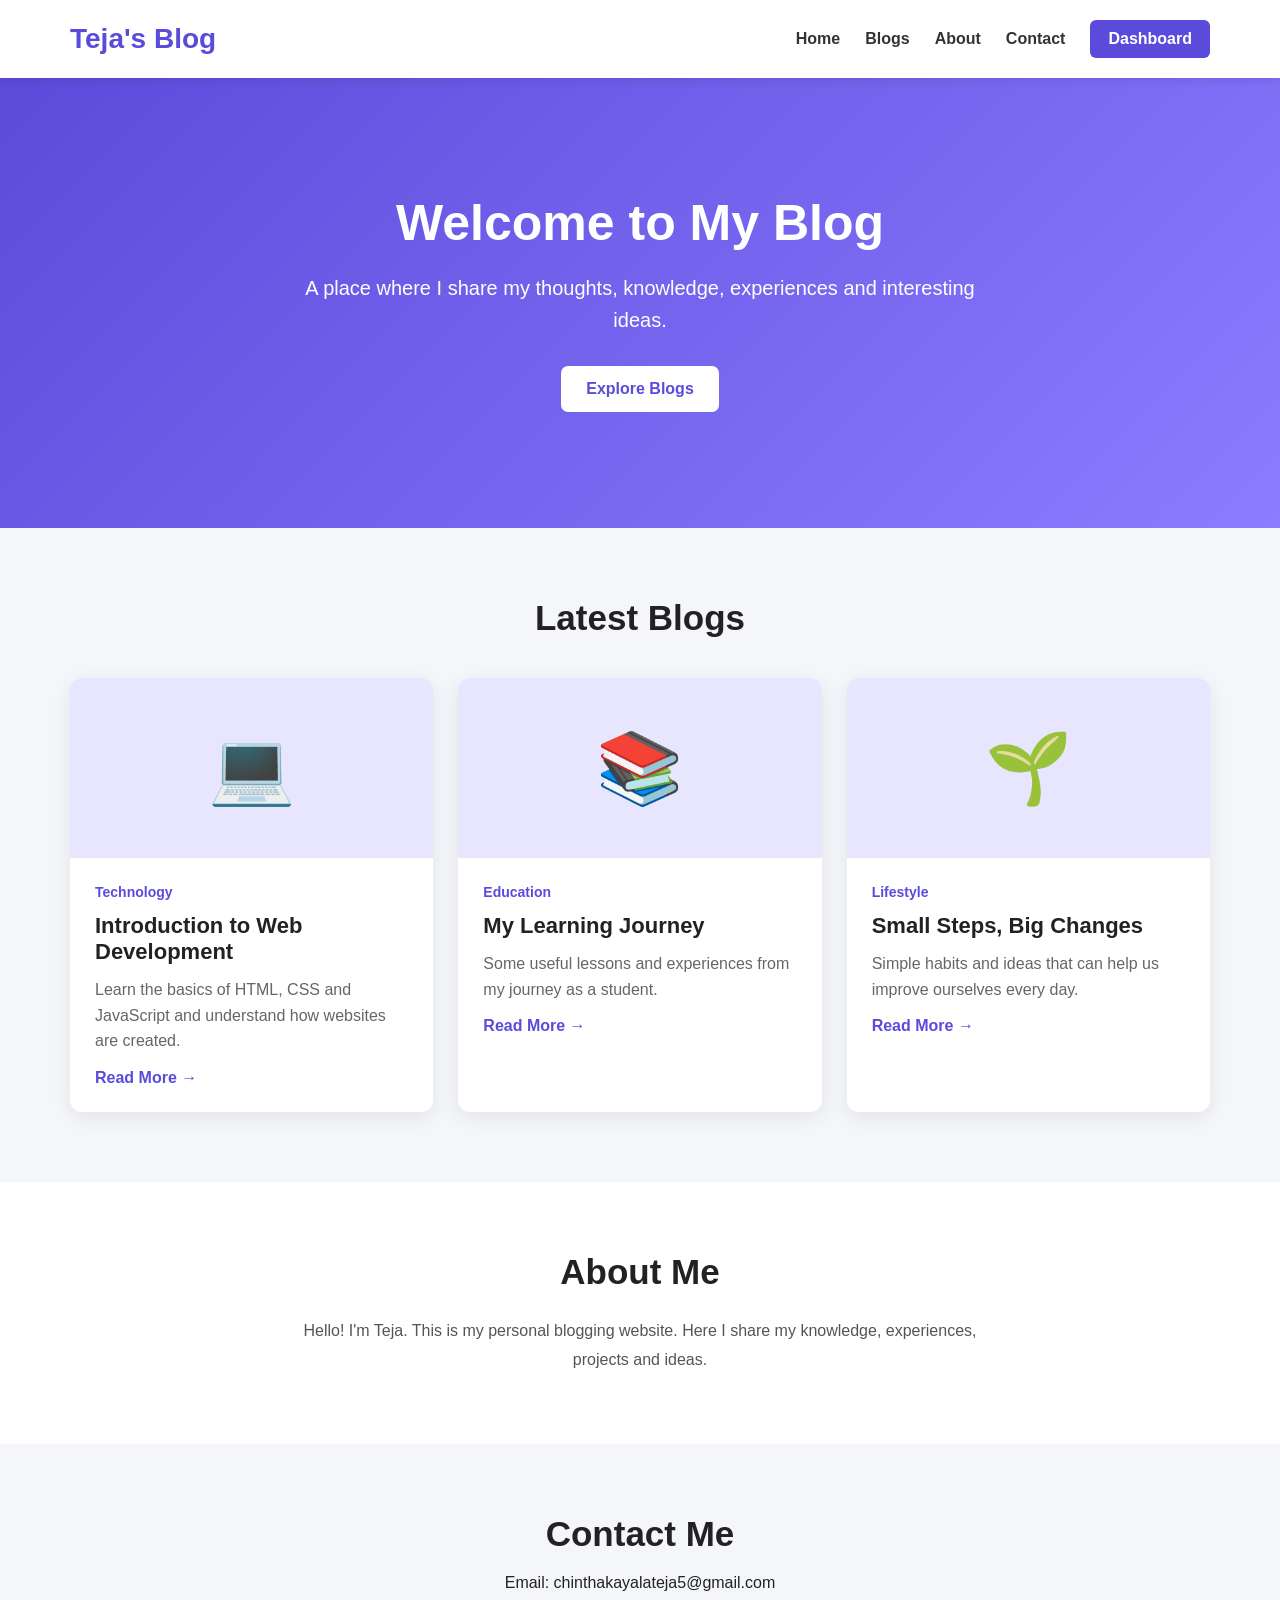
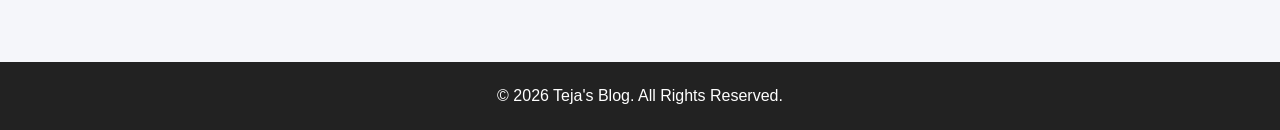
<file: index.html>
<!DOCTYPE html>
<html lang="en">

<head>
    <meta charset="UTF-8">
    <meta name="viewport" content="width=device-width, initial-scale=1.0">

    <title>Teja's Blog</title>

    <style>

        * {
            margin: 0;
            padding: 0;
            box-sizing: border-box;
        }

        body {
            font-family: Arial, sans-serif;
            background: #f5f6fa;
            color: #222;
        }

        /* Navigation */

        header {
            background: white;
            box-shadow: 0 2px 10px rgba(0,0,0,0.1);
            position: sticky;
            top: 0;
            z-index: 100;
        }

        .navbar {
            max-width: 1200px;
            margin: auto;
            padding: 20px 30px;

            display: flex;
            justify-content: space-between;
            align-items: center;
        }

        .logo {
            color: #5b4bdb;
            font-size: 28px;
        }

        .nav-links {
            display: flex;
            gap: 25px;
            align-items: center;
        }

        .nav-links a {
            text-decoration: none;
            color: #333;
            font-weight: bold;
        }

        .nav-links a:hover {
            color: #5b4bdb;
        }

        .dashboard-btn {
            background: #5b4bdb;
            color: white !important;
            padding: 10px 18px;
            border-radius: 6px;
        }

        /* Hero */

        .hero {
            min-height: 450px;

            display: flex;
            justify-content: center;
            align-items: center;

            text-align: center;

            background: linear-gradient(135deg, #5b4bdb, #8c7cff);

            color: white;
            padding: 40px 20px;
        }

        .hero-content {
            max-width: 700px;
        }

        .hero h2 {
            font-size: 50px;
            margin-bottom: 20px;
        }

        .hero p {
            font-size: 20px;
            line-height: 1.6;
            margin-bottom: 30px;
        }

        .read-btn {
            display: inline-block;

            background: white;
            color: #5b4bdb;

            padding: 14px 25px;

            border-radius: 7px;

            text-decoration: none;
            font-weight: bold;
        }

        /* Blogs */

        .blogs {
            max-width: 1200px;
            margin: auto;
            padding: 70px 30px;
        }

        .blogs h2 {
            text-align: center;
            font-size: 35px;
            margin-bottom: 40px;
        }

        .blog-container {
            display: grid;

            grid-template-columns: repeat(3, 1fr);

            gap: 25px;
        }

        .blog-card {
            background: white;

            border-radius: 12px;

            overflow: hidden;

            box-shadow: 0 5px 20px rgba(0,0,0,0.08);

            transition: 0.3s;
        }

        .blog-card:hover {
            transform: translateY(-8px);
        }

        .blog-image {
            height: 180px;

            background: #e8e5ff;

            display: flex;
            justify-content: center;
            align-items: center;
        }

        .blog-image span {
            font-size: 70px;
        }

        .blog-content {
            padding: 25px;
        }

        .category {
            color: #5b4bdb;
            font-weight: bold;
            font-size: 14px;
        }

        .blog-content h3 {
            margin: 12px 0;
            font-size: 22px;
        }

        .blog-content p {
            color: #666;
            line-height: 1.6;
        }

        .read-more {
            display: inline-block;

            margin-top: 15px;

            color: #5b4bdb;

            text-decoration: none;

            font-weight: bold;
        }

        /* About */

        .about {
            background: white;
            padding: 70px 30px;
            text-align: center;
        }

        .about h2 {
            font-size: 35px;
            margin-bottom: 25px;
        }

        .about p {
            max-width: 700px;
            margin: auto;

            line-height: 1.8;

            color: #555;
        }

        /* Contact */

        .contact {
            padding: 70px 30px;
            text-align: center;
        }

        .contact h2 {
            font-size: 35px;
            margin-bottom: 20px;
        }

        /* Footer */

        footer {
            background: #222;
            color: white;

            text-align: center;

            padding: 25px;
        }

        /* Mobile */

        @media (max-width: 768px) {

            .navbar {
                flex-direction: column;
                gap: 15px;
            }

            .nav-links {
                flex-wrap: wrap;
                justify-content: center;
            }

            .hero h2 {
                font-size: 36px;
            }

            .blog-container {
                grid-template-columns: 1fr;
            }
        }

    </style>

</head>

<body>

    <!-- Navigation -->

    <header>

        <nav class="navbar">

            <h1 class="logo">
                Teja's Blog
            </h1>

            <div class="nav-links">

                <a href="#home">Home</a>

                <a href="#blogs">Blogs</a>

                <a href="#about">About</a>

                <a href="#contact">Contact</a>

                <a href="login.html" class="dashboard-btn">
                    Dashboard
                </a>

            </div>

        </nav>

    </header>


    <!-- Hero -->

    <section class="hero" id="home">

        <div class="hero-content">

            <h2>
                Welcome to My Blog
            </h2>

            <p>
                A place where I share my thoughts,
                knowledge, experiences and interesting ideas.
            </p>

            <a href="#blogs" class="read-btn">
                Explore Blogs
            </a>

        </div>

    </section>


    <!-- Blogs -->

    <section class="blogs" id="blogs">

        <h2>
            Latest Blogs
        </h2>

        <div class="blog-container" id="homePosts">


            <!-- Blog 1 -->

            <div class="blog-card">

                <div class="blog-image">
                    <span>💻</span>
                </div>

                <div class="blog-content">

                    <span class="category">
                        Technology
                    </span>

                    <h3>
                        Introduction to Web Development
                    </h3>

                    <p>
                        Learn the basics of HTML, CSS and JavaScript
                        and understand how websites are created.
                    </p>

                    <a href="#" class="read-more">
                        Read More →
                    </a>

                </div>

            </div>


            <!-- Blog 2 -->

            <div class="blog-card">

                <div class="blog-image">
                    <span>📚</span>
                </div>

                <div class="blog-content">

                    <span class="category">
                        Education
                    </span>

                    <h3>
                        My Learning Journey
                    </h3>

                    <p>
                        Some useful lessons and experiences
                        from my journey as a student.
                    </p>

                    <a href="#" class="read-more">
                        Read More →
                    </a>

                </div>

            </div>


            <!-- Blog 3 -->

            <div class="blog-card">

                <div class="blog-image">
                    <span>🌱</span>
                </div>

                <div class="blog-content">

                    <span class="category">
                        Lifestyle
                    </span>

                    <h3>
                        Small Steps, Big Changes
                    </h3>

                    <p>
                        Simple habits and ideas that can help
                        us improve ourselves every day.
                    </p>

                    <a href="#" class="read-more">
                        Read More →
                    </a>

                </div>

            </div>

        </div>

    </section>


    <!-- About -->

    <section class="about" id="about">

        <h2>
            About Me
        </h2>

        <p>
            Hello! I'm Teja. This is my personal blogging website.
            Here I share my knowledge, experiences, projects and ideas.
        </p>

    </section>


    <!-- Contact -->

    <section class="contact" id="contact">

        <h2>
            Contact Me
        </h2>

        <p>
            Email: chinthakayalateja5@gmail.com
        </p>

    </section>


    <!-- Footer -->

    <footer>

        <p>
            © 2026 Teja's Blog. All Rights Reserved.
        </p>

    </footer>


    <script>

        <script>
const homePosts = document.getElementById("homePosts");

function escapeHTML(text) {
    const div = document.createElement("div");
    div.textContent = text;
    return div.innerHTML;
}

function loadHomePosts() {
    const savedPosts = localStorage.getItem("tejaPosts");

    if (!savedPosts) {
        homePosts.innerHTML = "<p>No blogs published yet.</p>";
        return;
    }

    const posts = JSON.parse(savedPosts);

    if (posts.length === 0) {
        homePosts.innerHTML = "<p>No blogs published yet.</p>";
        return;
    }

    homePosts.innerHTML = "";

    posts.forEach(function(post) {

        const card = document.createElement("div");

        card.className = "blog-card";

        card.innerHTML = `
            <div class="blog-image">
                <span>📝</span>
            </div>

            <div class="blog-content">

                <span class="category">
                    ${escapeHTML(post.category)}
                </span>

                <h3>
                    ${escapeHTML(post.title)}
                </h3>

                <p>
                    ${escapeHTML(post.content)}
                </p>

                <a href="#" class="read-more">
                    Read More →
                </a>

            </div>
        `;

        homePosts.appendChild(card);
    });
}

loadHomePosts();
</script>

    </script>

</body>

</html>
</file>
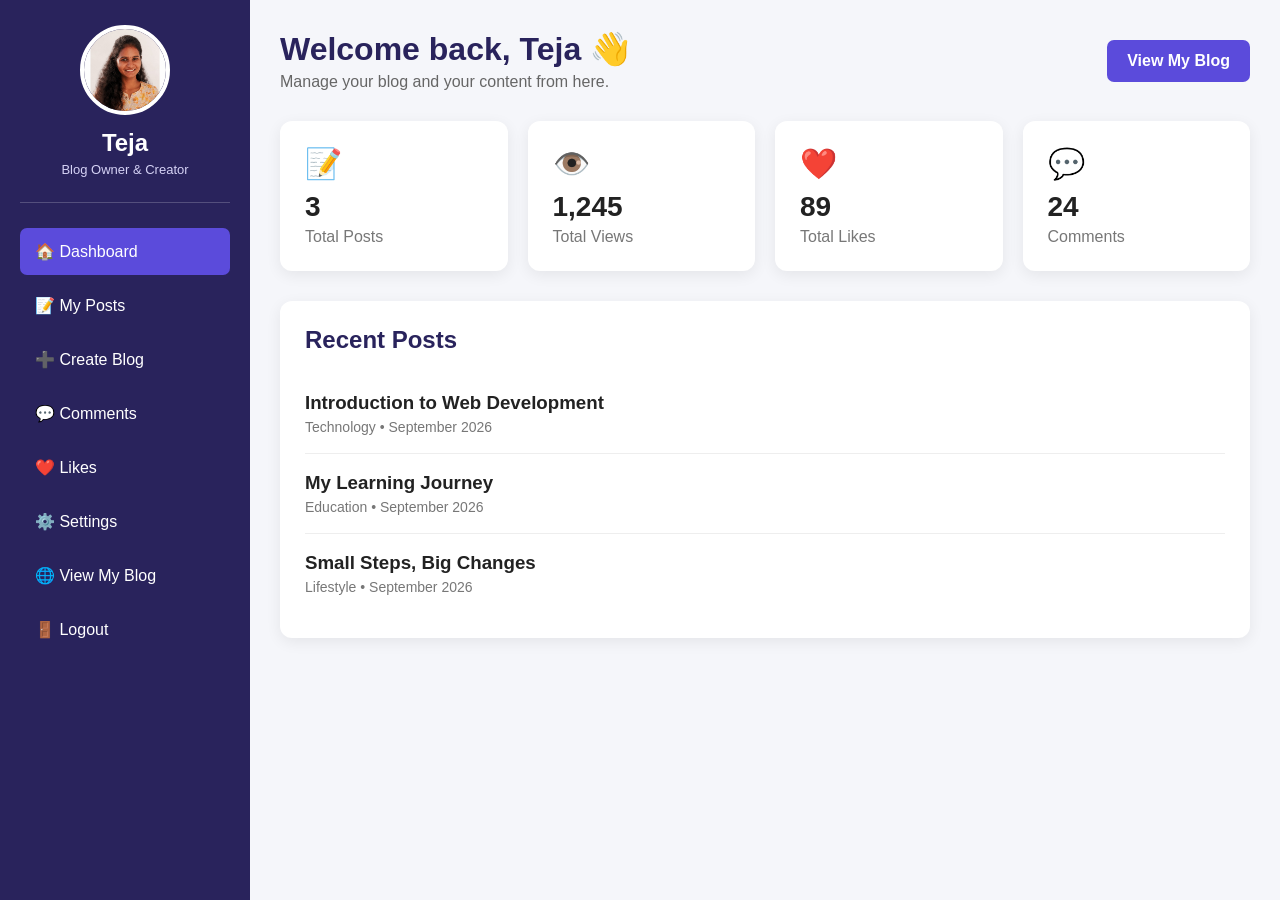
<file: Dashboard.html>
<!DOCTYPE html>
<html lang="en">

<head>

    <meta charset="UTF-8">

    <meta name="viewport" content="width=device-width, initial-scale=1.0">

    <title>Teja's Dashboard</title>

    <style>

        * {
            margin: 0;
            padding: 0;
            box-sizing: border-box;
        }

        body {
            font-family: Arial, sans-serif;
            background: #f5f6fa;
            color: #222;
        }

        /* SIDEBAR */

        .sidebar {
            width: 250px;
            height: 100vh;

            position: fixed;
            left: 0;
            top: 0;

            background: #29235c;
            color: white;

            padding: 25px 20px;
        }

        .profile {
            text-align: center;

            padding-bottom: 25px;

            border-bottom: 1px solid rgba(255,255,255,0.2);
        }

        .profile img {
            width: 90px;
            height: 90px;

            border-radius: 50%;

            object-fit: cover;

            border: 4px solid white;

            margin-bottom: 10px;
        }

        .profile h2 {
            margin-bottom: 5px;
        }

        .profile p {
            color: #d5d2f5;
            font-size: 13px;
        }

        .menu {
            margin-top: 25px;
        }

        .menu a {
            display: block;

            padding: 14px 15px;

            margin-bottom: 7px;

            border-radius: 7px;

            color: white;

            text-decoration: none;

            cursor: pointer;
        }

        .menu a:hover,
        .menu a.active {
            background: #5b4bdb;
        }


        /* MAIN */

        .main {
            margin-left: 250px;

            padding: 30px;
        }


        .topbar {
            display: flex;

            justify-content: space-between;

            align-items: center;

            margin-bottom: 30px;
        }

        .topbar h1 {
            color: #29235c;
        }

        .topbar p {
            margin-top: 5px;

            color: #666;
        }

        .view-blog {
            background: #5b4bdb;

            color: white;

            padding: 12px 20px;

            border-radius: 7px;

            text-decoration: none;

            font-weight: bold;
        }


        /* PAGE */

        .page {
            display: none;
        }

        .page.active {
            display: block;
        }


        /* STATISTICS */

        .stats {
            display: grid;

            grid-template-columns: repeat(4, 1fr);

            gap: 20px;

            margin-bottom: 30px;
        }

        .stat-card {
            background: white;

            padding: 25px;

            border-radius: 12px;

            box-shadow: 0 4px 15px rgba(0,0,0,0.07);
        }

        .stat-card .icon {
            font-size: 30px;
        }

        .stat-card h3 {
            font-size: 28px;

            margin: 10px 0 5px;
        }

        .stat-card p {
            color: #777;
        }


        /* BOX */

        .box {
            background: white;

            padding: 25px;

            border-radius: 12px;

            box-shadow: 0 4px 15px rgba(0,0,0,0.07);

            margin-bottom: 25px;
        }

        .box h2 {
            color: #29235c;

            margin-bottom: 20px;
        }


        /* POSTS */

        .post {
            display: flex;

            justify-content: space-between;

            align-items: center;

            padding: 18px 0;

            border-bottom: 1px solid #eee;
        }

        .post:last-child {
            border-bottom: none;
        }

        .post h3 {
            margin-bottom: 5px;
        }

        .post p {
            color: #777;

            font-size: 14px;
        }

        .post button {
            border: none;

            padding: 8px 12px;

            border-radius: 5px;

            cursor: pointer;

            margin-left: 5px;
        }

        .edit {
            background: #eee;
        }

        .delete {
            background: #ffe0e0;

            color: red;
        }


        /* FORM */

        .form-group {
            margin-bottom: 20px;
        }

        .form-group label {
            display: block;

            font-weight: bold;

            margin-bottom: 8px;
        }

        .form-group input,
        .form-group select,
        .form-group textarea {
            width: 100%;

            padding: 12px;

            border: 1px solid #ccc;

            border-radius: 7px;

            font-size: 15px;
        }

        .form-group textarea {
            height: 200px;

            resize: vertical;
        }

        .publish-btn {
            background: #5b4bdb;

            color: white;

            border: none;

            padding: 13px 25px;

            border-radius: 7px;

            cursor: pointer;

            font-weight: bold;
        }


        /* PROFILE */

        .profile-details p {
            margin-bottom: 18px;

            line-height: 1.6;
        }

        .profile-details strong {
            color: #29235c;
        }


        /* RESPONSIVE */

        @media (max-width: 1000px) {

            .stats {
                grid-template-columns: repeat(2, 1fr);
            }

        }


        @media (max-width: 700px) {

            .sidebar {
                width: 100%;

                height: auto;

                position: relative;
            }

            .main {
                margin-left: 0;
            }

            .stats {
                grid-template-columns: 1fr;
            }

            .topbar {
                flex-direction: column;

                align-items: flex-start;

                gap: 15px;
            }

        }

    </style>

</head>


<body>


    <!-- SIDEBAR -->

    <aside class="sidebar">

        <div class="profile">

            <img
                src="profile.jpg"
                alt="Teja Profile Photo"
            >

            <h2>Teja</h2>

            <p>Blog Owner & Creator</p>

        </div>


        <div class="menu">

            <a
                onclick="showPage('dashboard', this)"
                class="active"
            >
                🏠 Dashboard
            </a>


            <a onclick="showPage('posts', this)">
                📝 My Posts
            </a>


            <a onclick="showPage('create', this)">
                ➕ Create Blog
            </a>


            <a onclick="showPage('comments', this)">
                💬 Comments
            </a>


            <a onclick="showPage('likes', this)">
                ❤️ Likes
            </a>


            <a onclick="showPage('settings', this)">
                ⚙️ Settings
            </a>


            <a href="index.html">
                🌐 View My Blog
            </a>


            <a href="login.html">
                🚪 Logout
            </a>

        </div>

    </aside>


    <!-- MAIN -->

    <main class="main">


        <div class="topbar">

            <div>

                <h1 id="pageTitle">
                    Welcome back, Teja 👋
                </h1>

                <p id="pageSubtitle">
                    Manage your blog and your content from here.
                </p>

            </div>


            <a
                href="index.html"
                class="view-blog"
            >
                View My Blog
            </a>

        </div>


        <!-- DASHBOARD PAGE -->

        <section
            id="dashboard"
            class="page active"
        >


            <div class="stats">


                <div class="stat-card">

                    <div class="icon">
                        📝
                    </div>

                    <h3 id="postCount">
                        3
                    </h3>

                    <p>
                        Total Posts
                    </p>

                </div>


                <div class="stat-card">

                    <div class="icon">
                        👁️
                    </div>

                    <h3>
                        1,245
                    </h3>

                    <p>
                        Total Views
                    </p>

                </div>


                <div class="stat-card">

                    <div class="icon">
                        ❤️
                    </div>

                    <h3>
                        89
                    </h3>

                    <p>
                        Total Likes
                    </p>

                </div>


                <div class="stat-card">

                    <div class="icon">
                        💬
                    </div>

                    <h3>
                        24
                    </h3>

                    <p>
                        Comments
                    </p>

                </div>

            </div>


            <div class="box">

                <h2>
                    Recent Posts
                </h2>

                <div id="dashboardPosts"></div>

            </div>


        </section>


        <!-- MY POSTS -->

        <section
            id="posts"
            class="page"
        >

            <div class="box">

                <h2>
                    📝 My Blog Posts
                </h2>

                <div id="allPosts"></div>

            </div>

        </section>


        <!-- CREATE BLOG -->

        <section
            id="create"
            class="page"
        >

            <div class="box">

                <h2>
                    ➕ Create New Blog
                </h2>


                <div class="form-group">

                    <label>
                        Blog Title
                    </label>

                    <input
                        type="text"
                        id="blogTitle"
                        placeholder="Enter your blog title"
                    >

                </div>


                <div class="form-group">

                    <label>
                        Category
                    </label>

                    <select id="blogCategory">

                        <option>
                            Technology
                        </option>

                        <option>
                            Education
                        </option>

                        <option>
                            Lifestyle
                        </option>

                        <option>
                            Travel
                        </option>

                        <option>
                            Personal
                        </option>

                    </select>

                </div>


                <div class="form-group">

                    <label>
                        Blog Content
                    </label>

                    <textarea
                        id="blogContent"
                        placeholder="Write your blog here..."
                    ></textarea>

                </div>


                <button
                    class="publish-btn"
                    onclick="publishBlog()"
                >
                    Publish Blog
                </button>


            </div>

        </section>


        <!-- COMMENTS -->

        <section
            id="comments"
            class="page"
        >

            <div class="box">

                <h2>
                    💬 Comments
                </h2>

                <p>
                    Your blog comments will appear here.
                </p>

                <br>

                <p>
                    No comments yet.
                </p>

            </div>

        </section>


        <!-- LIKES -->

        <section
            id="likes"
            class="page"
        >

            <div class="box">

                <h2>
                    ❤️ Likes
                </h2>

                <h3>
                    Total Likes: 89
                </h3>

                <br>

                <p>
                    Your readers have liked your blog posts.
                </p>

            </div>

        </section>


        <!-- SETTINGS -->

        <section
            id="settings"
            class="page"
        >

            <div class="box">

                <h2>
                    ⚙️ My Profile Settings
                </h2>


                <div class="form-group">

                    <label>
                        Your Name
                    </label>

                    <input
                        type="text"
                        id="profileName"
                        value="Chinthakayala Teja"
                    >

                </div>


                <div class="form-group">

                    <label>
                        Email
                    </label>

                    <input
                        type="email"
                        id="profileEmail"
                        value="chinthakayalateja5@gmail.com"
                    >

                </div>


                <div class="form-group">

                    <label>
                        About Me
                    </label>

                    <textarea id="profileAbout">I am the owner of Teja's Blog. I share technology, education, experiences and useful ideas.</textarea>

                </div>


                <button
                    class="publish-btn"
                    onclick="saveProfile()"
                >
                    Save Profile
                </button>

            </div>

        </section>


    </main>


    <script>


        /* SAMPLE POSTS */

        let posts = [

            {
                title: "Introduction to Web Development",
                category: "Technology",
                date: "September 2026"
            },

            {
                title: "My Learning Journey",
                category: "Education",
                date: "September 2026"
            },

            {
                title: "Small Steps, Big Changes",
                category: "Lifestyle",
                date: "September 2026"
            }

        ];


        /* SHOW PAGE */

        function showPage(pageName, clickedMenu) {


            const pages =
                document.querySelectorAll(".page");


            pages.forEach(function(page) {

                page.classList.remove("active");

            });


            document
                .getElementById(pageName)
                .classList.add("active");


            const menuItems =
                document.querySelectorAll(".menu a");


            menuItems.forEach(function(item) {

                item.classList.remove("active");

            });


            clickedMenu.classList.add("active");


            if (pageName === "dashboard") {

                document.getElementById("pageTitle").textContent =
                    "Welcome back, Teja 👋";

                document.getElementById("pageSubtitle").textContent =
                    "Manage your blog and your content from here.";

            }


            if (pageName === "posts") {

                document.getElementById("pageTitle").textContent =
                    "My Blog Posts 📝";

                document.getElementById("pageSubtitle").textContent =
                    "Manage all your published blogs.";

                displayPosts();

            }


            if (pageName === "create") {

                document.getElementById("pageTitle").textContent =
                    "Create New Blog ✍️";

                document.getElementById("pageSubtitle").textContent =
                    "Write and publish your next blog.";

            }


            if (pageName === "comments") {

                document.getElementById("pageTitle").textContent =
                    "Comments 💬";

                document.getElementById("pageSubtitle").textContent =
                    "Manage comments from your readers.";

            }


            if (pageName === "likes") {

                document.getElementById("pageTitle").textContent =
                    "Likes ❤️";

                document.getElementById("pageSubtitle").textContent =
                    "See how readers interact with your blogs.";

            }


            if (pageName === "settings") {

                document.getElementById("pageTitle").textContent =
                    "Profile Settings ⚙️";

                document.getElementById("pageSubtitle").textContent =
                    "Update your personal information.";

            }

        }


        /* DISPLAY POSTS */

        function displayPosts() {


            const container =
                document.getElementById("allPosts");


            container.innerHTML = "";


            posts.forEach(function(post, index) {


                const div =
                    document.createElement("div");


                div.className = "post";


                div.innerHTML = `

                    <div>

                        <h3>
                            ${post.title}
                        </h3>

                        <p>
                            ${post.category} • ${post.date}
                        </p>

                    </div>

                    <div>

                        <button
                            class="edit"
                            onclick="editPost(${index})"
                        >
                            Edit
                        </button>

                        <button
                            class="delete"
                            onclick="deletePost(${index})"
                        >
                            Delete
                        </button>

                    </div>

                `;


                container.appendChild(div);

            });

        }


        /* DASHBOARD POSTS */

        function displayDashboardPosts() {


            const container =
                document.getElementById("dashboardPosts");


            container.innerHTML = "";


            posts.forEach(function(post) {


                const div =
                    document.createElement("div");


                div.className = "post";


                div.innerHTML = `

                    <div>

                        <h3>
                            ${post.title}
                        </h3>

                        <p>
                            ${post.category} • ${post.date}
                        </p>

                    </div>

                `;


                container.appendChild(div);

            });

        }


        /* CREATE BLOG */

        function publishBlog() {


            const title =
                document.getElementById("blogTitle").value.trim();


            const category =
                document.getElementById("blogCategory").value;


            const content =
                document.getElementById("blogContent").value.trim();


            if (title === "" || content === "") {

                alert("Please enter the blog title and content.");

                return;

            }


            const newPost = {

                title: title,

                category: category,

                date: "September 2026",

                content: content

            };


            posts.push(newPost);


            document.getElementById("blogTitle").value = "";

            document.getElementById("blogContent").value = "";


            document.getElementById("postCount").textContent =
                posts.length;


            displayDashboardPosts();


            alert("Your blog has been published successfully!");


            document.querySelector(".menu a").click();

        }


        /* DELETE */

        function deletePost(index) {


            const answer =
                confirm("Do you want to delete this blog?");


            if (!answer) {

                return;

            }


            posts.splice(index, 1);


            document.getElementById("postCount").textContent =
                posts.length;


            displayPosts();

            displayDashboardPosts();

        }


        /* EDIT */

        function editPost(index) {


            const newTitle =
                prompt(
                    "Enter new blog title:",
                    posts[index].title
                );


            if (newTitle === null || newTitle.trim() === "") {

                return;

            }


            posts[index].title =
                newTitle;


            displayPosts();

            displayDashboardPosts();

        }


        /* PROFILE */

        function saveProfile() {


            const name =
                document.getElementById("profileName").value;


            const email =
                document.getElementById("profileEmail").value;


            const about =
                document.getElementById("profileAbout").value;


            alert(
                "Profile information saved successfully!"
            );

        }


        /* LOAD */

        displayDashboardPosts();

    </script>


</body>

</html>
</file>
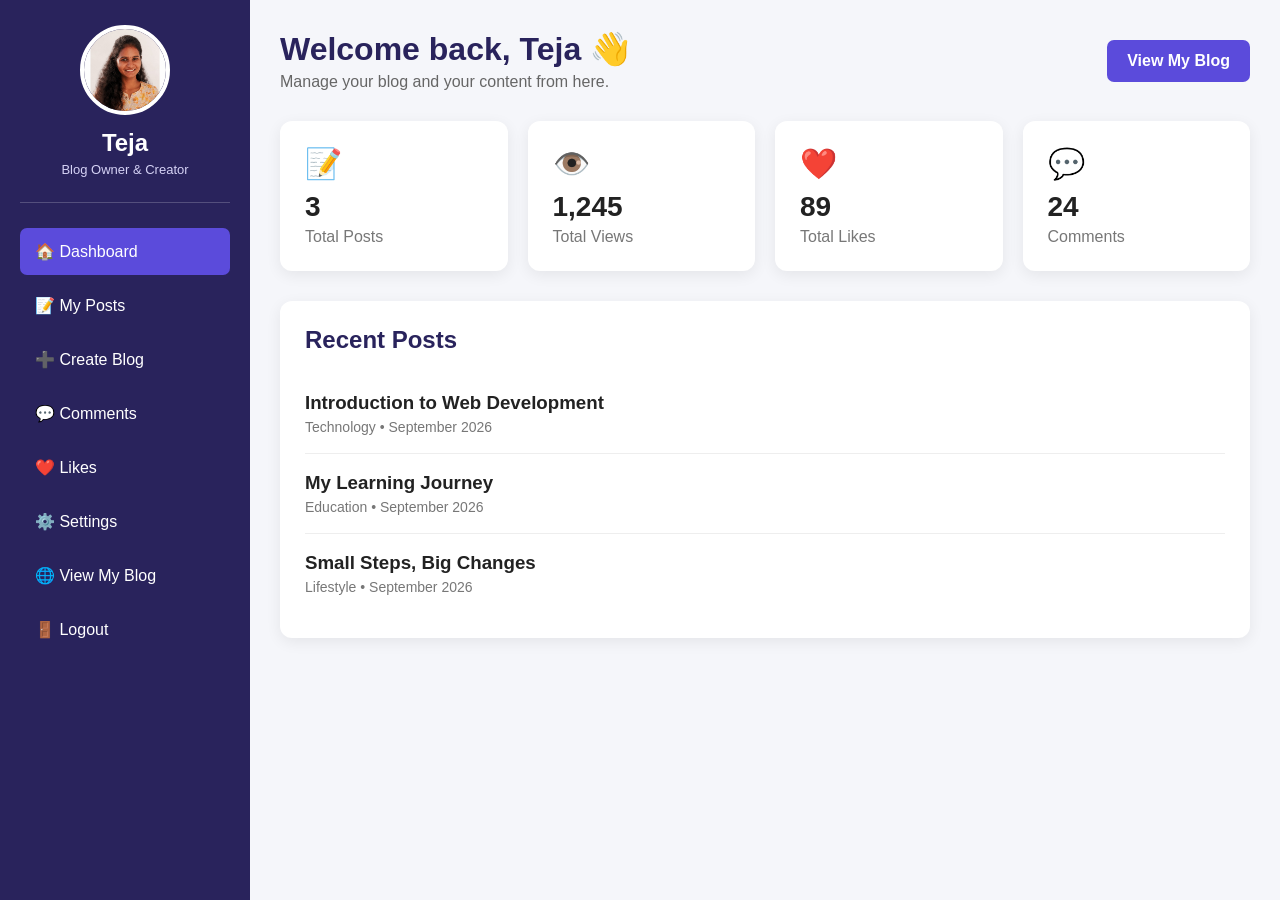
<file: dashboard.html>
<!DOCTYPE html>
<html lang="en">

<head>

    <meta charset="UTF-8">

    <meta name="viewport" content="width=device-width, initial-scale=1.0">

    <title>Teja's Dashboard</title>

    <style>

        * {
            margin: 0;
            padding: 0;
            box-sizing: border-box;
        }

        body {
            font-family: Arial, sans-serif;
            background: #f5f6fa;
            color: #222;
        }

        /* SIDEBAR */

        .sidebar {
            width: 250px;
            height: 100vh;

            position: fixed;
            left: 0;
            top: 0;

            background: #29235c;
            color: white;

            padding: 25px 20px;
        }

        .profile {
            text-align: center;

            padding-bottom: 25px;

            border-bottom: 1px solid rgba(255,255,255,0.2);
        }

        .profile img {
            width: 90px;
            height: 90px;

            border-radius: 50%;

            object-fit: cover;

            border: 4px solid white;

            margin-bottom: 10px;
        }

        .profile h2 {
            margin-bottom: 5px;
        }

        .profile p {
            color: #d5d2f5;
            font-size: 13px;
        }

        .menu {
            margin-top: 25px;
        }

        .menu a {
            display: block;

            padding: 14px 15px;

            margin-bottom: 7px;

            border-radius: 7px;

            color: white;

            text-decoration: none;

            cursor: pointer;
        }

        .menu a:hover,
        .menu a.active {
            background: #5b4bdb;
        }


        /* MAIN */

        .main {
            margin-left: 250px;

            padding: 30px;
        }


        .topbar {
            display: flex;

            justify-content: space-between;

            align-items: center;

            margin-bottom: 30px;
        }

        .topbar h1 {
            color: #29235c;
        }

        .topbar p {
            margin-top: 5px;

            color: #666;
        }

        .view-blog {
            background: #5b4bdb;

            color: white;

            padding: 12px 20px;

            border-radius: 7px;

            text-decoration: none;

            font-weight: bold;
        }


        /* PAGE */

        .page {
            display: none;
        }

        .page.active {
            display: block;
        }


        /* STATISTICS */

        .stats {
            display: grid;

            grid-template-columns: repeat(4, 1fr);

            gap: 20px;

            margin-bottom: 30px;
        }

        .stat-card {
            background: white;

            padding: 25px;

            border-radius: 12px;

            box-shadow: 0 4px 15px rgba(0,0,0,0.07);
        }

        .stat-card .icon {
            font-size: 30px;
        }

        .stat-card h3 {
            font-size: 28px;

            margin: 10px 0 5px;
        }

        .stat-card p {
            color: #777;
        }


        /* BOX */

        .box {
            background: white;

            padding: 25px;

            border-radius: 12px;

            box-shadow: 0 4px 15px rgba(0,0,0,0.07);

            margin-bottom: 25px;
        }

        .box h2 {
            color: #29235c;

            margin-bottom: 20px;
        }


        /* POSTS */

        .post {
            display: flex;

            justify-content: space-between;

            align-items: center;

            padding: 18px 0;

            border-bottom: 1px solid #eee;
        }

        .post:last-child {
            border-bottom: none;
        }

        .post h3 {
            margin-bottom: 5px;
        }

        .post p {
            color: #777;

            font-size: 14px;
        }

        .post button {
            border: none;

            padding: 8px 12px;

            border-radius: 5px;

            cursor: pointer;

            margin-left: 5px;
        }

        .edit {
            background: #eee;
        }

        .delete {
            background: #ffe0e0;

            color: red;
        }


        /* FORM */

        .form-group {
            margin-bottom: 20px;
        }

        .form-group label {
            display: block;

            font-weight: bold;

            margin-bottom: 8px;
        }

        .form-group input,
        .form-group select,
        .form-group textarea {
            width: 100%;

            padding: 12px;

            border: 1px solid #ccc;

            border-radius: 7px;

            font-size: 15px;
        }

        .form-group textarea {
            height: 200px;

            resize: vertical;
        }

        .publish-btn {
            background: #5b4bdb;

            color: white;

            border: none;

            padding: 13px 25px;

            border-radius: 7px;

            cursor: pointer;

            font-weight: bold;
        }


        /* PROFILE */

        .profile-details p {
            margin-bottom: 18px;

            line-height: 1.6;
        }

        .profile-details strong {
            color: #29235c;
        }


        /* RESPONSIVE */

        @media (max-width: 1000px) {

            .stats {
                grid-template-columns: repeat(2, 1fr);
            }

        }


        @media (max-width: 700px) {

            .sidebar {
                width: 100%;

                height: auto;

                position: relative;
            }

            .main {
                margin-left: 0;
            }

            .stats {
                grid-template-columns: 1fr;
            }

            .topbar {
                flex-direction: column;

                align-items: flex-start;

                gap: 15px;
            }

        }

    </style>

</head>


<body>


    <!-- SIDEBAR -->

    <aside class="sidebar">

        <div class="profile">

            <img
                src="profile.jpg"
                alt="Teja Profile Photo"
            >

            <h2>Teja</h2>

            <p>Blog Owner & Creator</p>

        </div>


        <div class="menu">

            <a
                onclick="showPage('dashboard', this)"
                class="active"
            >
                🏠 Dashboard
            </a>


            <a onclick="showPage('posts', this)">
                📝 My Posts
            </a>


            <a onclick="showPage('create', this)">
                ➕ Create Blog
            </a>


            <a onclick="showPage('comments', this)">
                💬 Comments
            </a>


            <a onclick="showPage('likes', this)">
                ❤️ Likes
            </a>


            <a onclick="showPage('settings', this)">
                ⚙️ Settings
            </a>


            <a href="index.html">
                🌐 View My Blog
            </a>


            <a href="login.html">
                🚪 Logout
            </a>

        </div>

    </aside>


    <!-- MAIN -->

    <main class="main">


        <div class="topbar">

            <div>

                <h1 id="pageTitle">
                    Welcome back, Teja 👋
                </h1>

                <p id="pageSubtitle">
                    Manage your blog and your content from here.
                </p>

            </div>


            <a
                href="index.html"
                class="view-blog"
            >
                View My Blog
            </a>

        </div>


        <!-- DASHBOARD PAGE -->

        <section
            id="dashboard"
            class="page active"
        >


            <div class="stats">


                <div class="stat-card">

                    <div class="icon">
                        📝
                    </div>

                    <h3 id="postCount">
                        3
                    </h3>

                    <p>
                        Total Posts
                    </p>

                </div>


                <div class="stat-card">

                    <div class="icon">
                        👁️
                    </div>

                    <h3>
                        1,245
                    </h3>

                    <p>
                        Total Views
                    </p>

                </div>


                <div class="stat-card">

                    <div class="icon">
                        ❤️
                    </div>

                    <h3>
                        89
                    </h3>

                    <p>
                        Total Likes
                    </p>

                </div>


                <div class="stat-card">

                    <div class="icon">
                        💬
                    </div>

                    <h3>
                        24
                    </h3>

                    <p>
                        Comments
                    </p>

                </div>

            </div>


            <div class="box">

                <h2>
                    Recent Posts
                </h2>

                <div id="dashboardPosts"></div>

            </div>


        </section>


        <!-- MY POSTS -->

        <section
            id="posts"
            class="page"
        >

            <div class="box">

                <h2>
                    📝 My Blog Posts
                </h2>

                <div id="allPosts"></div>

            </div>

        </section>


        <!-- CREATE BLOG -->

        <section
            id="create"
            class="page"
        >

            <div class="box">

                <h2>
                    ➕ Create New Blog
                </h2>


                <div class="form-group">

                    <label>
                        Blog Title
                    </label>

                    <input
                        type="text"
                        id="blogTitle"
                        placeholder="Enter your blog title"
                    >

                </div>


                <div class="form-group">

                    <label>
                        Category
                    </label>

                    <select id="blogCategory">

                        <option>
                            Technology
                        </option>

                        <option>
                            Education
                        </option>

                        <option>
                            Lifestyle
                        </option>

                        <option>
                            Travel
                        </option>

                        <option>
                            Personal
                        </option>

                    </select>

                </div>


                <div class="form-group">

                    <label>
                        Blog Content
                    </label>

                    <textarea
                        id="blogContent"
                        placeholder="Write your blog here..."
                    ></textarea>

                </div>


                <button
                    class="publish-btn"
                    onclick="publishBlog()"
                >
                    Publish Blog
                </button>


            </div>

        </section>


        <!-- COMMENTS -->

        <section
            id="comments"
            class="page"
        >

            <div class="box">

                <h2>
                    💬 Comments
                </h2>

                <p>
                    Your blog comments will appear here.
                </p>

                <br>

                <p>
                    No comments yet.
                </p>

            </div>

        </section>


        <!-- LIKES -->

        <section
            id="likes"
            class="page"
        >

            <div class="box">

                <h2>
                    ❤️ Likes
                </h2>

                <h3>
                    Total Likes: 89
                </h3>

                <br>

                <p>
                    Your readers have liked your blog posts.
                </p>

            </div>

        </section>


        <!-- SETTINGS -->

        <section
            id="settings"
            class="page"
        >

            <div class="box">

                <h2>
                    ⚙️ My Profile Settings
                </h2>


                <div class="form-group">

                    <label>
                        Your Name
                    </label>

                    <input
                        type="text"
                        id="profileName"
                        value="Chinthakayala Teja"
                    >

                </div>


                <div class="form-group">

                    <label>
                        Email
                    </label>

                    <input
                        type="email"
                        id="profileEmail"
                        value="chinthakayalateja5@gmail.com"
                    >

                </div>


                <div class="form-group">

                    <label>
                        About Me
                    </label>

                    <textarea id="profileAbout">I am the owner of Teja's Blog. I share technology, education, experiences and useful ideas.</textarea>

                </div>


                <button
                    class="publish-btn"
                    onclick="saveProfile()"
                >
                    Save Profile
                </button>

            </div>

        </section>


    </main>


    <script>


        /* SAMPLE POSTS */

        let posts = [

            {
                title: "Introduction to Web Development",
                category: "Technology",
                date: "September 2026"
            },

            {
                title: "My Learning Journey",
                category: "Education",
                date: "September 2026"
            },

            {
                title: "Small Steps, Big Changes",
                category: "Lifestyle",
                date: "September 2026"
            }

        ];


        /* SHOW PAGE */

        function showPage(pageName, clickedMenu) {


            const pages =
                document.querySelectorAll(".page");


            pages.forEach(function(page) {

                page.classList.remove("active");

            });


            document
                .getElementById(pageName)
                .classList.add("active");


            const menuItems =
                document.querySelectorAll(".menu a");


            menuItems.forEach(function(item) {

                item.classList.remove("active");

            });


            clickedMenu.classList.add("active");


            if (pageName === "dashboard") {

                document.getElementById("pageTitle").textContent =
                    "Welcome back, Teja 👋";

                document.getElementById("pageSubtitle").textContent =
                    "Manage your blog and your content from here.";

            }


            if (pageName === "posts") {

                document.getElementById("pageTitle").textContent =
                    "My Blog Posts 📝";

                document.getElementById("pageSubtitle").textContent =
                    "Manage all your published blogs.";

                displayPosts();

            }


            if (pageName === "create") {

                document.getElementById("pageTitle").textContent =
                    "Create New Blog ✍️";

                document.getElementById("pageSubtitle").textContent =
                    "Write and publish your next blog.";

            }


            if (pageName === "comments") {

                document.getElementById("pageTitle").textContent =
                    "Comments 💬";

                document.getElementById("pageSubtitle").textContent =
                    "Manage comments from your readers.";

            }


            if (pageName === "likes") {

                document.getElementById("pageTitle").textContent =
                    "Likes ❤️";

                document.getElementById("pageSubtitle").textContent =
                    "See how readers interact with your blogs.";

            }


            if (pageName === "settings") {

                document.getElementById("pageTitle").textContent =
                    "Profile Settings ⚙️";

                document.getElementById("pageSubtitle").textContent =
                    "Update your personal information.";

            }

        }


        /* DISPLAY POSTS */

        function displayPosts() {


            const container =
                document.getElementById("allPosts");


            container.innerHTML = "";


            posts.forEach(function(post, index) {


                const div =
                    document.createElement("div");


                div.className = "post";


                div.innerHTML = `

                    <div>

                        <h3>
                            ${post.title}
                        </h3>

                        <p>
                            ${post.category} • ${post.date}
                        </p>

                    </div>

                    <div>

                        <button
                            class="edit"
                            onclick="editPost(${index})"
                        >
                            Edit
                        </button>

                        <button
                            class="delete"
                            onclick="deletePost(${index})"
                        >
                            Delete
                        </button>

                    </div>

                `;


                container.appendChild(div);

            });

        }


        /* DASHBOARD POSTS */

        function displayDashboardPosts() {


            const container =
                document.getElementById("dashboardPosts");


            container.innerHTML = "";


            posts.forEach(function(post) {


                const div =
                    document.createElement("div");


                div.className = "post";


                div.innerHTML = `

                    <div>

                        <h3>
                            ${post.title}
                        </h3>

                        <p>
                            ${post.category} • ${post.date}
                        </p>

                    </div>

                `;


                container.appendChild(div);

            });

        }


        /* CREATE BLOG */

        function publishBlog() {


            const title =
                document.getElementById("blogTitle").value.trim();


            const category =
                document.getElementById("blogCategory").value;


            const content =
                document.getElementById("blogContent").value.trim();


            if (title === "" || content === "") {

                alert("Please enter the blog title and content.");

                return;

            }


            const newPost = {

                title: title,

                category: category,

                date: "September 2026",

                content: content

            };


            posts.push(newPost);


            document.getElementById("blogTitle").value = "";

            document.getElementById("blogContent").value = "";


            document.getElementById("postCount").textContent =
                posts.length;


            displayDashboardPosts();


            alert("Your blog has been published successfully!");


            document.querySelector(".menu a").click();

        }


        /* DELETE */

        function deletePost(index) {


            const answer =
                confirm("Do you want to delete this blog?");


            if (!answer) {

                return;

            }


            posts.splice(index, 1);


            document.getElementById("postCount").textContent =
                posts.length;


            displayPosts();

            displayDashboardPosts();

        }


        /* EDIT */

        function editPost(index) {


            const newTitle =
                prompt(
                    "Enter new blog title:",
                    posts[index].title
                );


            if (newTitle === null || newTitle.trim() === "") {

                return;

            }


            posts[index].title =
                newTitle;


            displayPosts();

            displayDashboardPosts();

        }


        /* PROFILE */

        function saveProfile() {


            const name =
                document.getElementById("profileName").value;


            const email =
                document.getElementById("profileEmail").value;


            const about =
                document.getElementById("profileAbout").value;


            alert(
                "Profile information saved successfully!"
            );

        }


        /* LOAD */

        displayDashboardPosts();

    </script>


</body>

</html>
</file>
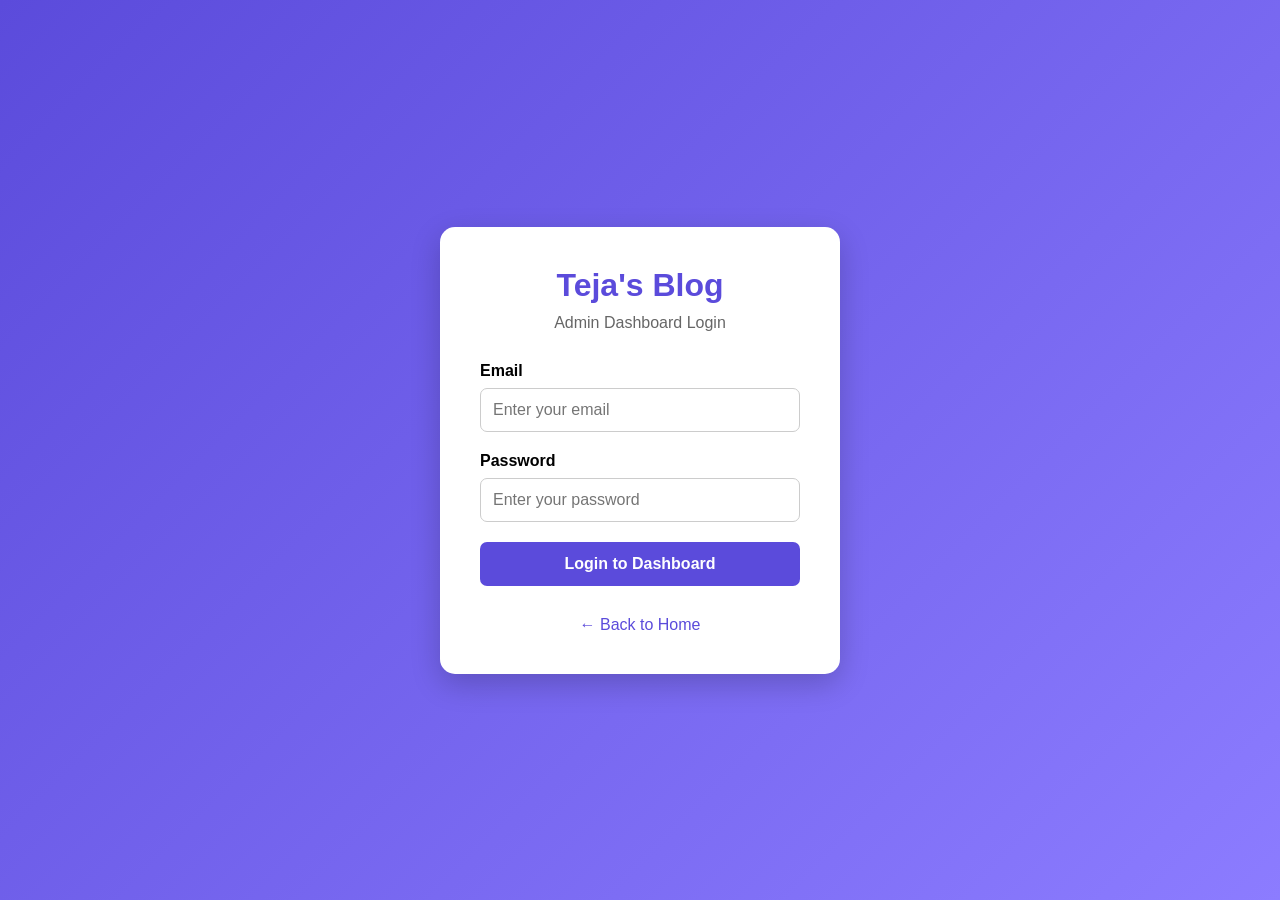
<file: login.html>
<!DOCTYPE html>
<html lang="en">

<head>

    <meta charset="UTF-8">

    <meta name="viewport" content="width=device-width, initial-scale=1.0">

    <title>Dashboard Login</title>

    <style>

        * {
            margin: 0;
            padding: 0;
            box-sizing: border-box;
        }

        body {
            font-family: Arial, sans-serif;

            min-height: 100vh;

            display: flex;
            justify-content: center;
            align-items: center;

            background: linear-gradient(135deg, #5b4bdb, #8c7cff);
        }

        .login-box {
            width: 400px;

            background: white;

            padding: 40px;

            border-radius: 15px;

            box-shadow: 0 10px 30px rgba(0,0,0,0.2);
        }

        .login-box h1 {
            text-align: center;

            color: #5b4bdb;

            margin-bottom: 10px;
        }

        .login-box p {
            text-align: center;

            color: #666;

            margin-bottom: 30px;
        }

        .input-group {
            margin-bottom: 20px;
        }

        .input-group label {
            display: block;

            margin-bottom: 8px;

            font-weight: bold;
        }

        .input-group input {
            width: 100%;

            padding: 12px;

            border: 1px solid #ccc;

            border-radius: 7px;

            font-size: 16px;
        }

        .login-btn {
            width: 100%;

            padding: 13px;

            background: #5b4bdb;

            color: white;

            border: none;

            border-radius: 7px;

            font-size: 16px;

            font-weight: bold;

            cursor: pointer;
        }

        .login-btn:hover {
            background: #4839c5;
        }

        .back-home {
            display: block;

            text-align: center;

            margin-top: 20px;

            color: #5b4bdb;

            text-decoration: none;
        }

        #message {
            text-align: center;

            margin-top: 15px;

            font-weight: bold;
        }

    </style>

</head>

<body>

    <div class="login-box">

        <h1>Teja's Blog</h1>

        <p>Admin Dashboard Login</p>


        <form id="loginForm">

            <div class="input-group">

                <label>Email</label>

                <input
                    type="email"
                    id="email"
                    placeholder="Enter your email"
                    required
                >

            </div>


            <div class="input-group">

                <label>Password</label>

                <input
                    type="password"
                    id="password"
                    placeholder="Enter your password"
                    required
                >

            </div>


            <button type="submit" class="login-btn">
                Login to Dashboard
            </button>

        </form>


        <p id="message"></p>


        <a href="index.html" class="back-home">
            ← Back to Home
        </a>

    </div>


    <script>

        document
            .getElementById("loginForm")
            .addEventListener("submit", function(event) {

                event.preventDefault();

                const email =
                    document.getElementById("email").value;

                const password =
                    document.getElementById("password").value;

                if (
                    email === "chinthakayalateja5@gmail.com" &&
                    password === "1011"
                ) {

                    window.location.href = "dashboard.html";

                } else {

                    document.getElementById("message").textContent =
                        "Invalid email or password";

                    document.getElementById("message").style.color =
                        "red";

                }

            });

    </script>

</body>

</html>
</file>
